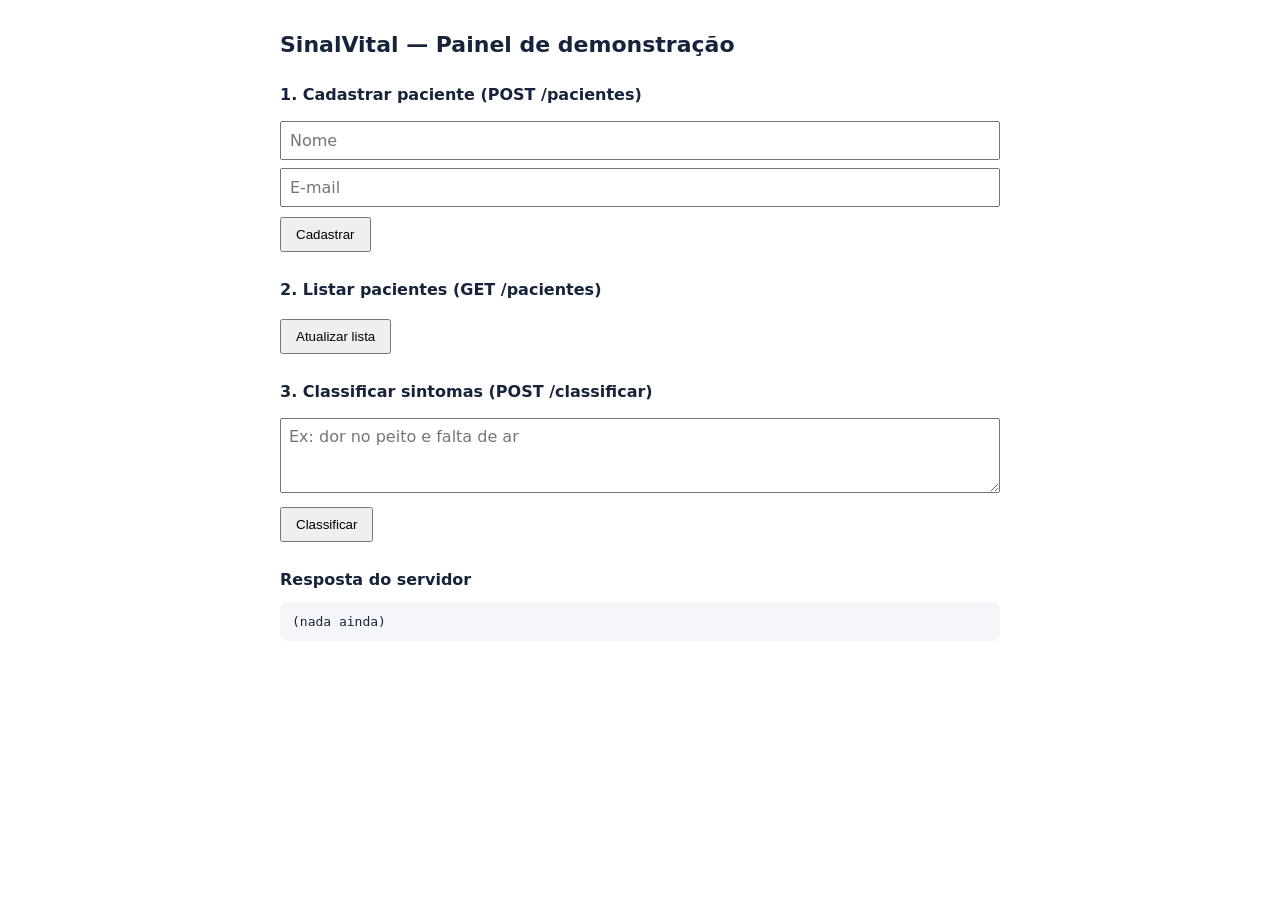
<file: tutorial-demo/app/static/index.html>
<!DOCTYPE html>
<html lang="pt-BR">
<head>
<meta charset="UTF-8">
<meta name="viewport" content="width=device-width, initial-scale=1.0">
<title>SinalVital — Painel de demonstração</title>
<style>
  body{font-family:system-ui,sans-serif;max-width:720px;margin:32px auto;padding:0 16px;color:#16233A}
  h1{font-size:22px} h2{font-size:16px;margin-top:28px}
  input,textarea{width:100%;padding:8px;margin:4px 0;box-sizing:border-box;font:inherit}
  button{padding:8px 14px;margin-top:6px;cursor:pointer}
  pre{background:#f4f6f9;padding:12px;border-radius:8px;white-space:pre-wrap}
</style>
</head>
<body>
<h1>SinalVital — Painel de demonstração</h1>

<h2>1. Cadastrar paciente (POST /pacientes)</h2>
<input id="nome" placeholder="Nome">
<input id="email" placeholder="E-mail">
<button onclick="cadastrar()">Cadastrar</button>

<h2>2. Listar pacientes (GET /pacientes)</h2>
<button onclick="listar()">Atualizar lista</button>

<h2>3. Classificar sintomas (POST /classificar)</h2>
<textarea id="sintomas" rows="3" placeholder="Ex: dor no peito e falta de ar"></textarea>
<button onclick="classificar()">Classificar</button>

<h2>Resposta do servidor</h2>
<pre id="saida">(nada ainda)</pre>

<script>
const API = window.location.origin;
const saida = document.getElementById('saida');

async function chamar(caminho, opcoes) {
  const resposta = await fetch(API + caminho, opcoes);
  const corpo = await resposta.json();
  saida.textContent = resposta.status + " " + (resposta.ok ? "OK" : "ERRO") + "\n" + JSON.stringify(corpo, null, 2);
  return { ok: resposta.ok, corpo };
}

function post(caminho, dados) {
  return chamar(caminho, {
    method: "POST",
    headers: { "Content-Type": "application/json" },
    body: JSON.stringify(dados),
  });
}

async function cadastrar() {
  await post("/pacientes", {
    nome: document.getElementById('nome').value,
    email: document.getElementById('email').value,
  });
}
async function listar() { await chamar("/pacientes"); }
async function classificar() {
  await post("/classificar", { texto_sintomas: document.getElementById('sintomas').value });
}
</script>
</body>
</html>
</file>
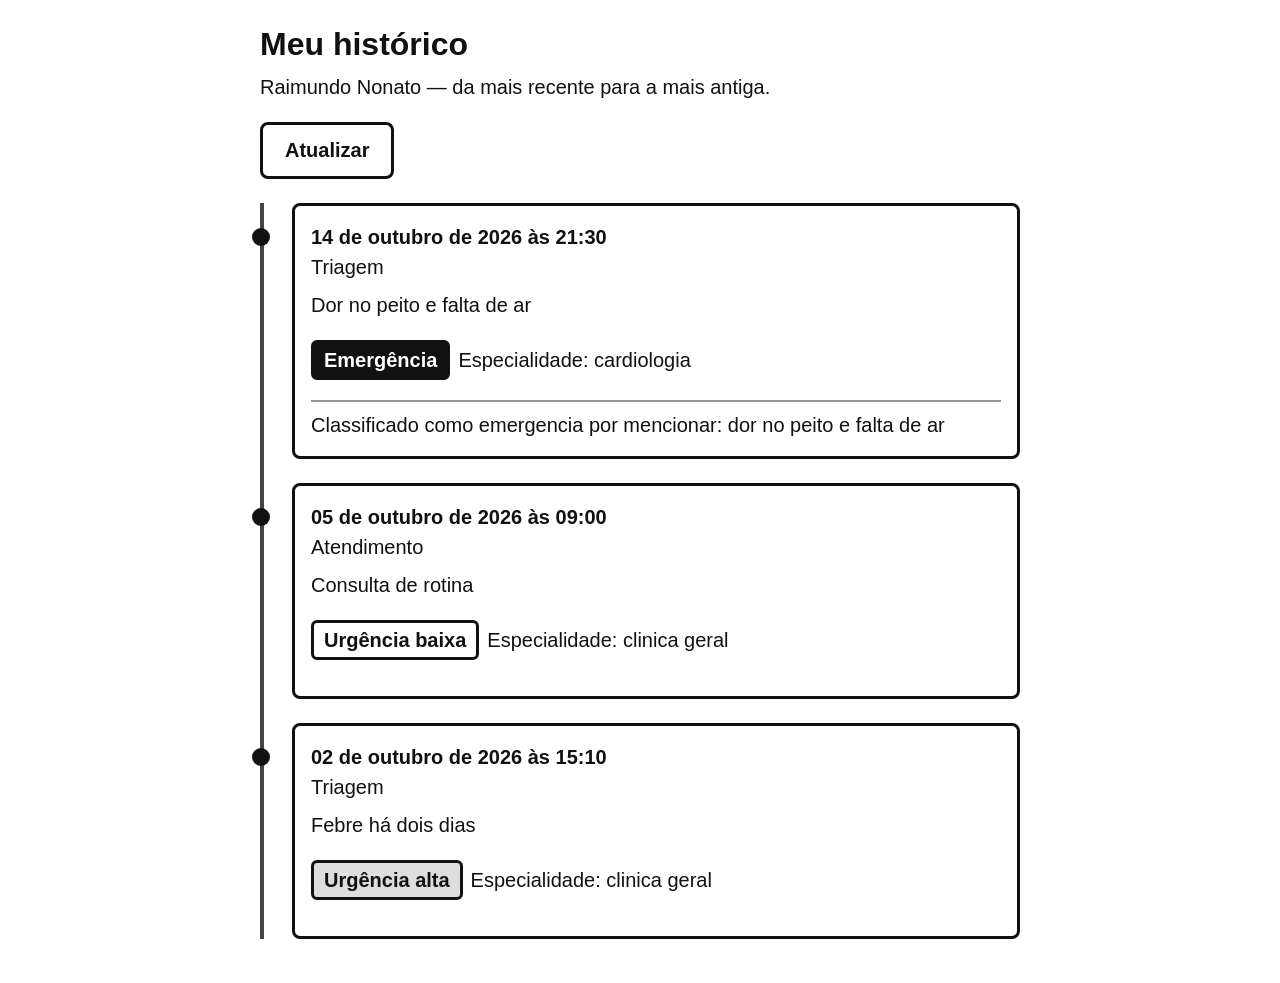
<file: app/static/historico.html>
<!DOCTYPE html>
<html lang="pt-BR">
<head>
<meta charset="UTF-8">
<meta name="viewport" content="width=device-width, initial-scale=1">
<title>Meu histórico – SinalVital</title>
<style>
  :root { --fundo:#fff; --texto:#111; --borda:#111; --linha:#444; }
  * { box-sizing: border-box; }
  body { margin:0; padding:20px; background:var(--fundo); color:var(--texto);
         font-family: Arial, Helvetica, sans-serif; font-size:1.25rem; line-height:1.5; }
  main { max-width:760px; margin:0 auto; }
  h1 { font-size:2rem; margin:0 0 4px; }
  .sub { margin:0 0 20px; }
  button { font-size:1.25rem; padding:14px 22px; min-height:52px; border:3px solid var(--borda);
           background:#fff; color:var(--texto); border-radius:8px; cursor:pointer; font-weight:bold; }
  button:focus-visible { outline:4px solid #0645ad; outline-offset:2px; }
  #aviso { border:3px solid var(--borda); padding:14px; border-radius:8px; margin:16px 0; }
  #aviso[hidden] { display:none; }
  #aviso.erro { background:#fff0f0; }
  ol.linha { list-style:none; margin:24px 0 0; padding:0 0 0 28px; border-left:4px solid var(--linha); }
  ol.linha li { position:relative; margin:0 0 24px; padding:16px; border:3px solid var(--borda); border-radius:8px; }
  ol.linha li::before { content:""; position:absolute; left:-43px; top:22px; width:18px; height:18px;
                        background:var(--borda); border-radius:50%; }
  .data { font-weight:bold; margin:0; }
  .tipo { margin:0 0 8px; text-transform:capitalize; }
  .desc { margin:0 0 10px; }
  .selo { display:inline-block; padding:2px 10px; border:3px solid var(--borda); border-radius:6px;
          font-weight:bold; margin-right:8px; }
  .selo.emergencia { background:#111; color:#fff; }
  .selo.alta { background:#ddd; }
  .just { margin:10px 0 0; padding-top:8px; border-top:2px solid #999; }
</style>
</head>
<body>
<main>
  <h1>Meu histórico</h1>
  <p class="sub" id="paciente">Consultas e triagens, da mais recente para a mais antiga.</p>
  <button id="recarregar" type="button">Atualizar</button>
  <div id="aviso" role="status" aria-live="polite" hidden></div>
  <ol class="linha" id="linha" aria-label="Linha do tempo do histórico"></ol>
</main>

<script>
// true = usa os dados de exemplo abaixo; false = busca GET /pacientes/{id}/historico (issue #18).
const USAR_DADOS_EXEMPLO = true;
const API = window.location.origin;
const ID_PACIENTE = new URLSearchParams(location.search).get("paciente") || "1";

// Formato do HistoricoUnificadoResposta (app/schemas.py).
const DADOS_EXEMPLO = {
  nome: "Raimundo Nonato", email: "raimundo@exemplo.com", idade: 65,
  condicao_cronica: "cardiopatia", criado_em: "2026-10-01T10:00:00",
  eventos_historico: [
    { id: 3, paciente_id: 1, tipo_evento: "triagem", descricao: "Dor no peito e falta de ar",
      urgencia: "emergencia", especialidade: "cardiologia",
      justificativa: "Classificado como emergencia por mencionar: dor no peito e falta de ar",
      criado_em: "2026-10-14T21:30:00" },
    { id: 2, paciente_id: 1, tipo_evento: "atendimento", descricao: "Consulta de rotina",
      urgencia: "baixa", especialidade: "clinica_geral", justificativa: null,
      criado_em: "2026-10-05T09:00:00" },
    { id: 1, paciente_id: 1, tipo_evento: "triagem", descricao: "Febre há dois dias",
      urgencia: "alta", especialidade: "clinica_geral", justificativa: "",
      criado_em: "2026-10-02T15:10:00" }
  ]
};

const $ = (id) => document.getElementById(id);
const ROTULO_URGENCIA = { emergencia: "Emergência", alta: "Urgência alta", media: "Urgência média", baixa: "Urgência baixa" };

function semUnderscore(t) { return String(t || "").replace(/_/g, " "); }

function formatarData(iso) {
  // criado_em vem em UTC sem "Z" (datetime.now(timezone.utc) no SQLite); trata como UTC.
  const d = new Date(/(Z|[+-]\d\d:?\d\d)$/.test(iso) ? iso : iso + "Z");
  if (isNaN(d)) return "Data não informada";
  return d.toLocaleString("pt-BR", { day: "2-digit", month: "long", year: "numeric", hour: "2-digit", minute: "2-digit" });
}

function aviso(texto, erro) {
  const a = $("aviso");
  a.textContent = texto; a.hidden = !texto; a.className = erro ? "erro" : "";
}

function criar(tag, classe, texto) {
  const e = document.createElement(tag);
  if (classe) e.className = classe;
  if (texto !== undefined) e.textContent = texto; // textContent evita injeção de HTML
  return e;
}

function renderizar(eventos) {
  const ol = $("linha"); ol.replaceChildren();
  const ordenados = [...eventos].sort((a, b) => new Date(b.criado_em) - new Date(a.criado_em));
  for (const ev of ordenados) {
    const li = criar("li");
    li.append(criar("p", "data", formatarData(ev.criado_em)));
    li.append(criar("p", "tipo", semUnderscore(ev.tipo_evento)));
    li.append(criar("p", "desc", ev.descricao));
    const p = criar("p");
    p.append(criar("span", "selo " + ev.urgencia, ROTULO_URGENCIA[ev.urgencia] || semUnderscore(ev.urgencia)));
    p.append(document.createTextNode("Especialidade: " + semUnderscore(ev.especialidade)));
    li.append(p);
    if (ev.justificativa && ev.justificativa.trim()) li.append(criar("p", "just", ev.justificativa));
    ol.append(li);
  }
}

async function carregar() {
  $("linha").replaceChildren();
  aviso("Carregando seu histórico…", false);
  try {
    let dados;
    if (USAR_DADOS_EXEMPLO) dados = DADOS_EXEMPLO;
    else {
      const r = await fetch(API + "/pacientes/" + encodeURIComponent(ID_PACIENTE) + "/historico");
      if (!r.ok) throw new Error("status " + r.status);
      dados = await r.json();
    }
    const eventos = Array.isArray(dados.eventos_historico) ? dados.eventos_historico : [];
    if (dados.nome) $("paciente").textContent = dados.nome + " — da mais recente para a mais antiga.";
    if (!eventos.length) { aviso("Você ainda não tem registros no histórico.", false); return; }
    aviso("", false);
    renderizar(eventos);
  } catch (e) {
    aviso("Não foi possível carregar seu histórico. Tente novamente em instantes.", true);
  }
}

$("recarregar").addEventListener("click", carregar);
carregar();
</script>
</body>
</html>
</file>
